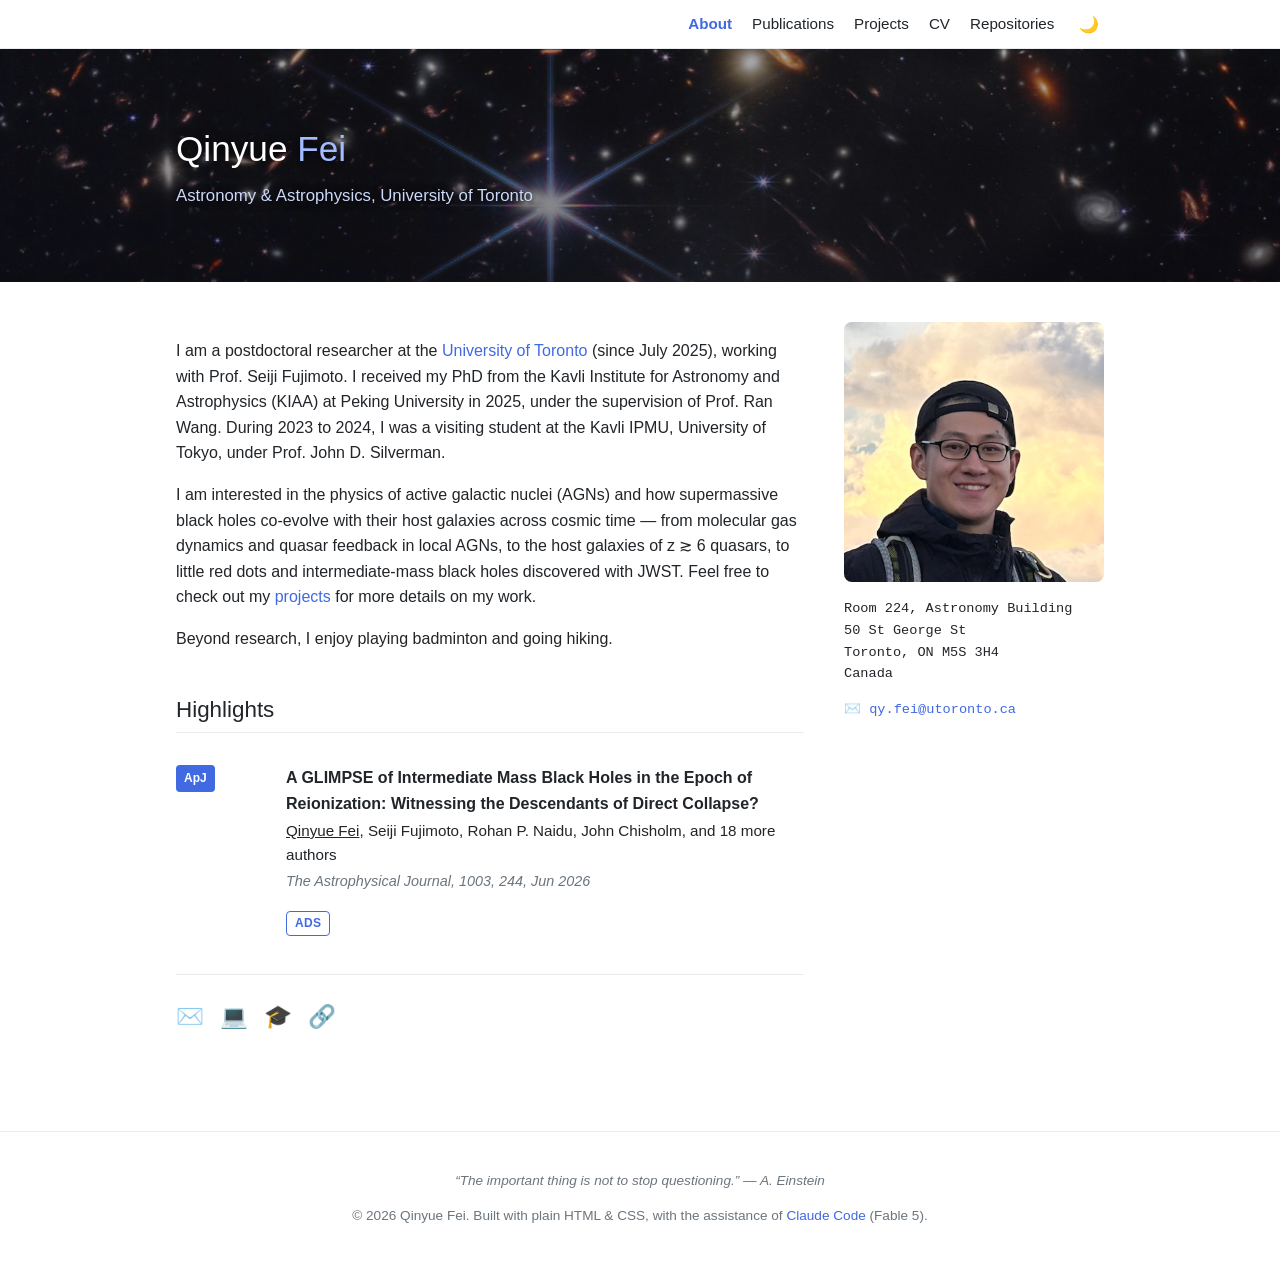
<file: index.html>
<!DOCTYPE html>
<html lang="en">
<head>
  <meta charset="UTF-8">
  <meta name="viewport" content="width=device-width, initial-scale=1.0">
  <title>Qinyue Fei</title>
  <meta name="description" content="Personal academic website of Qinyue Fei, University of Toronto.">
  <!-- Remove this line (and robots.txt) to let search engines index the site -->
  <meta name="robots" content="noindex">
  <link rel="stylesheet" href="assets/css/style.css">
  <script src="assets/js/theme.js"></script>
</head>
<body>

  <header>
    <nav class="nav">
      <a href="index.html" class="active">About</a>
      <a href="publications.html">Publications</a>
      <a href="projects.html">Projects</a>
      <a href="cv.html">CV</a>
      <a href="https://github.com/AstroQy" target="_blank" rel="noopener">Repositories</a>
      <button id="theme-toggle" title="Toggle light/dark theme" aria-label="Toggle theme">🌙</button>
    </nav>
  </header>

  <!-- Hero banner: JWST SMACS 0723 deep field (assets/img/hero.jpg) -->
  <div class="hero">
    <div class="hero-inner">
      <h1>Qinyue <span class="last-name">Fei</span></h1>
      <!-- TODO: confirm your exact department/institute name -->
      <p class="tagline">Astronomy &amp; Astrophysics, University of Toronto</p>
    </div>
  </div>

  <main>
    <div class="about-grid">
      <div class="about-text">
        <p>
          I am a postdoctoral researcher at the <a href="https://www.utoronto.ca/" target="_blank" rel="noopener">University
          of Toronto</a> (since July 2025), working with Prof. Seiji Fujimoto. I received my
          PhD from the Kavli Institute for Astronomy and Astrophysics (KIAA) at Peking
          University in 2025, under the supervision of Prof. Ran Wang. During 2023 to 2024,
          I was a visiting student at the Kavli IPMU, University of Tokyo, under
          Prof. John D. Silverman.
        </p>
        <p>
          <!-- TODO: refine this research-interest paragraph -->
          I am interested in the physics of active galactic nuclei (AGNs) and how
          supermassive black holes co-evolve with their host galaxies across cosmic time —
          from molecular gas dynamics and quasar feedback in local AGNs, to the host
          galaxies of z ≳ 6 quasars, to little red dots and intermediate-mass black holes
          discovered with JWST. Feel free to check out my
          <a href="projects.html">projects</a> for more details on my work.
        </p>
        <p>
          Beyond research, I enjoy playing badminton and going hiking.
        </p>

        <h2>Highlights</h2>
        <!-- A "selected publication" card, mirroring the reference site. Duplicate this
             block for each highlighted paper, or swap in a different paper. -->
        <div class="pub">
          <span class="abbr">ApJ</span>
          <div>
            <p class="title">A GLIMPSE of Intermediate Mass Black Holes in the Epoch of Reionization: Witnessing the Descendants of Direct Collapse?</p>
            <p class="authors"><span class="me">Qinyue Fei</span>, Seiji Fujimoto, Rohan P. Naidu, John Chisholm, and 18 more authors</p>
            <p class="venue">The Astrophysical Journal, 1003, 244, Jun 2026</p>
            <p class="links">
              <a href="https://scixplorer.org/abs/2026ApJ..1003..244F/abstract" target="_blank" rel="noopener">ADS</a>
            </p>
          </div>
        </div>

        <!-- Contact / social icon links. Replace # with your real links,
             or delete the ones you don't use. -->
        <p class="social">
          <a href="mailto:qy.fei@utoronto.ca" title="Email">✉️</a>
          <a href="https://github.com/AstroQy" title="GitHub" target="_blank" rel="noopener">💻</a>
          <a href="https://scholar.google.com/citations?user=YOUR_ID" title="Google Scholar" target="_blank" rel="noopener">🎓</a>
          <a href="https://www.linkedin.com/in/YOUR_ID" title="LinkedIn" target="_blank" rel="noopener">🔗</a>
        </p>
      </div>

      <aside class="profile-card">
        <img src="assets/img/profile.jpg" alt="Portrait of Qinyue Fei"
             onerror="this.style.display='none'">
        <p class="address">Room 224, Astronomy Building
50 St George St
Toronto, ON M5S 3H4
Canada</p>
        <p class="contact-email">✉️ <a href="mailto:qy.fei@utoronto.ca">qy.fei@utoronto.ca</a></p>
      </aside>
    </div>
  </main>

  <footer>
    <div class="footer-inner">
      <!-- Optional footer quote, like the reference site. Replace or delete. -->
      <p class="quote">“The important thing is not to stop questioning.” — A. Einstein</p>
      <p>© 2026 Qinyue Fei. Built with plain HTML &amp; CSS, with the assistance of
        <a href="https://claude.com/claude-code" target="_blank" rel="noopener">Claude Code</a> (Fable&nbsp;5).</p>
    </div>
  </footer>

</body>
</html>
</file>
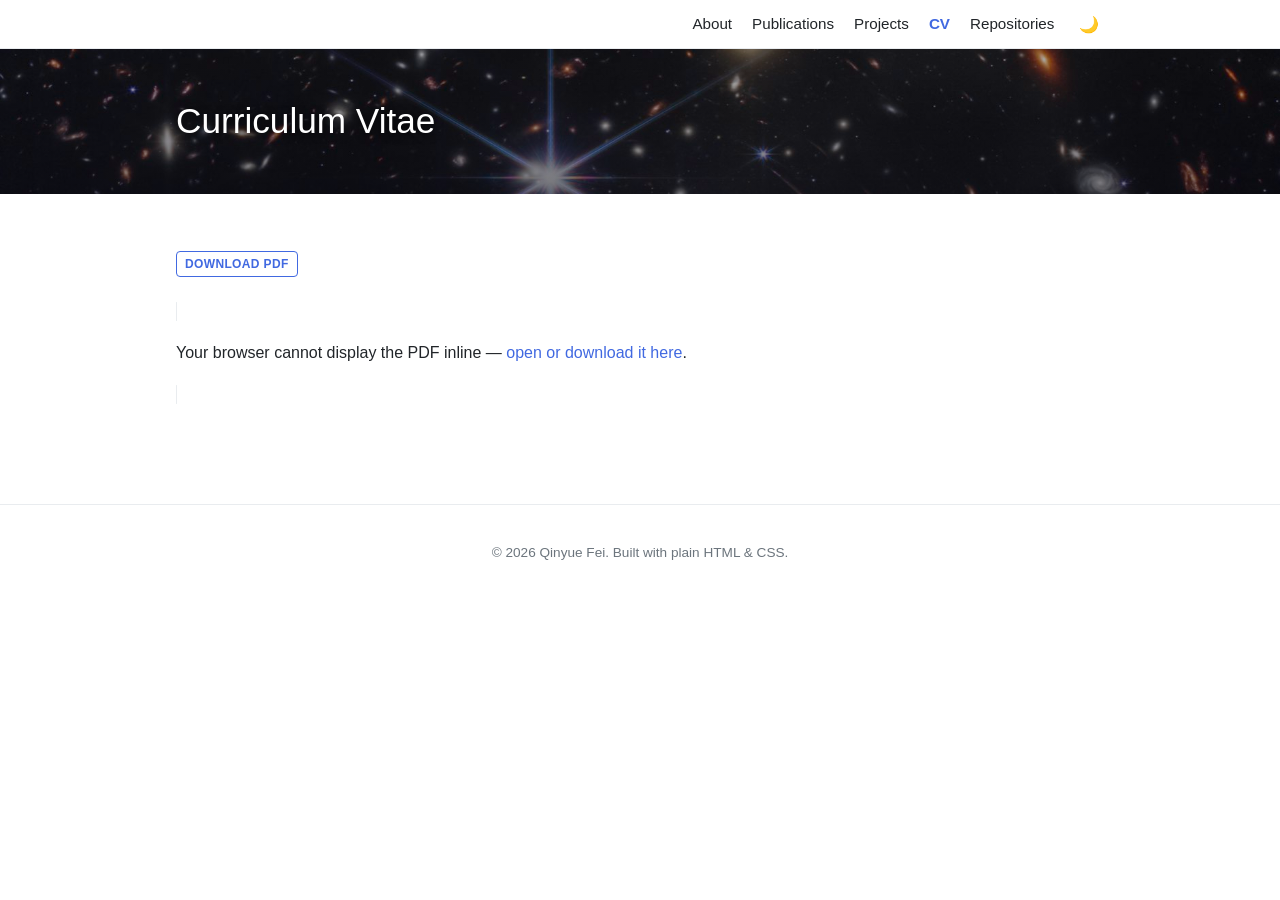
<file: cv.html>
<!DOCTYPE html>
<html lang="en">
<head>
  <meta charset="UTF-8">
  <meta name="viewport" content="width=device-width, initial-scale=1.0">
  <title>CV — Qinyue Fei</title>
  <!-- Remove this line (and robots.txt) to let search engines index the site -->
  <meta name="robots" content="noindex">
  <link rel="stylesheet" href="assets/css/style.css">
  <script src="assets/js/theme.js"></script>
</head>
<body>

  <header>
    <nav class="nav">
      <a href="index.html">About</a>
      <a href="publications.html">Publications</a>
      <a href="projects.html">Projects</a>
      <a href="cv.html" class="active">CV</a>
      <a href="https://github.com/AstroQy" target="_blank" rel="noopener">Repositories</a>
      <button id="theme-toggle" title="Toggle light/dark theme" aria-label="Toggle theme">🌙</button>
    </nav>
  </header>

  <div class="hero hero--slim">
    <div class="hero-inner">
      <h1>Curriculum Vitae</h1>
    </div>
  </div>

  <main>
    <!-- The PDF is compiled from cv-latex/main.tex; after recompiling, copy it here:
         cp cv-latex/main.pdf assets/cv.pdf -->
    <p><a class="btn" href="assets/cv.pdf" target="_blank" rel="noopener">Download PDF</a></p>

    <object class="cv-embed" data="assets/cv.pdf" type="application/pdf"
            aria-label="Curriculum Vitae of Qinyue Fei (PDF)">
      <p>Your browser cannot display the PDF inline —
        <a href="assets/cv.pdf" target="_blank" rel="noopener">open or download it here</a>.</p>
    </object>
  </main>

  <footer>
    <div class="footer-inner">
      <p>© 2026 Qinyue Fei. Built with plain HTML &amp; CSS.</p>
    </div>
  </footer>

</body>
</html>
</file>
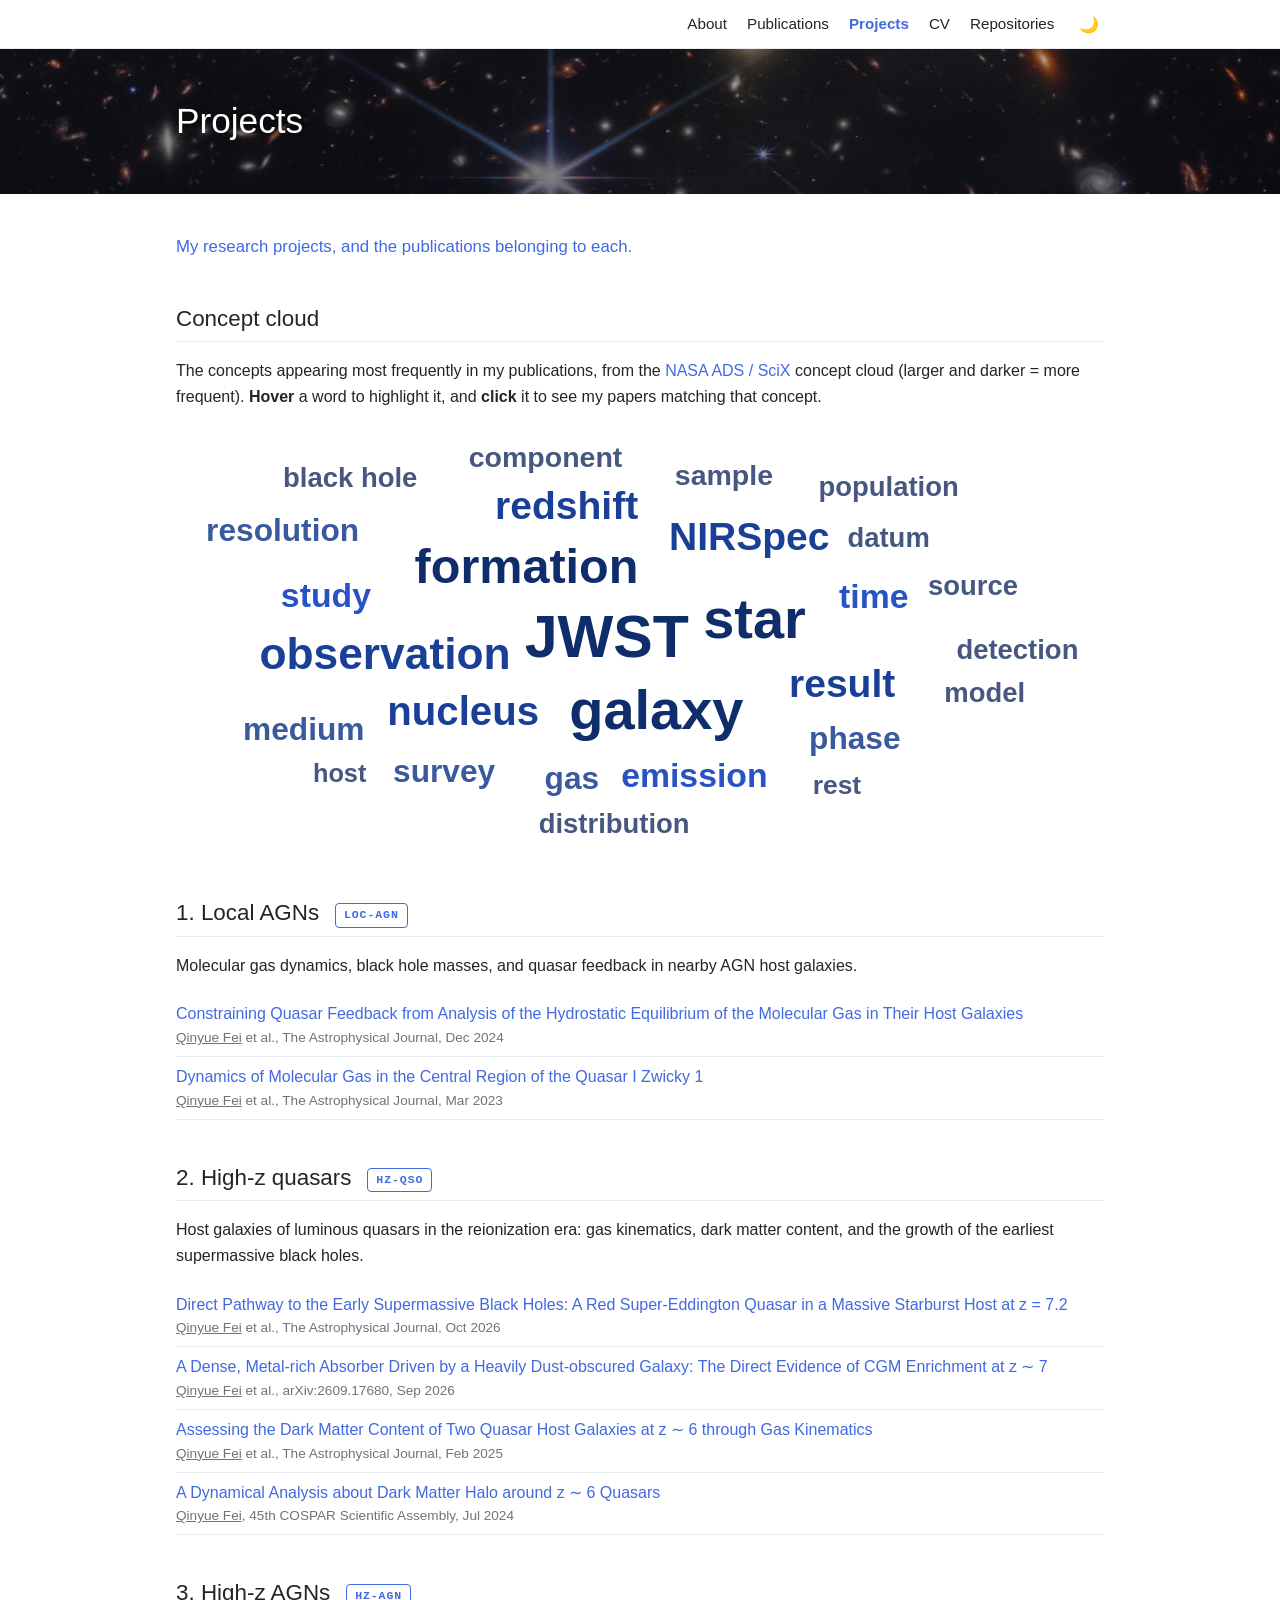
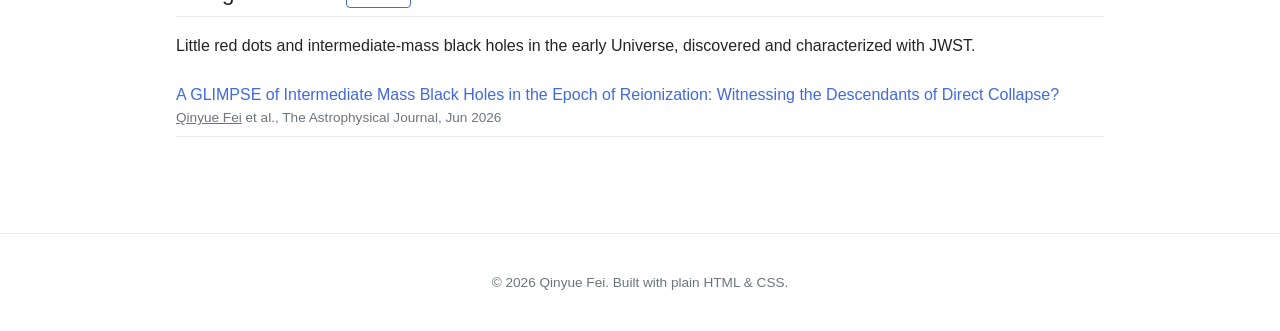
<file: projects.html>
<!DOCTYPE html>
<html lang="en">
<head>
  <meta charset="UTF-8">
  <meta name="viewport" content="width=device-width, initial-scale=1.0">
  <title>Projects — Qinyue Fei</title>
  <!-- Remove this line (and robots.txt) to let search engines index the site -->
  <meta name="robots" content="noindex">
  <link rel="stylesheet" href="assets/css/style.css">
  <script src="assets/js/theme.js"></script>
</head>
<body>

  <header>
    <nav class="nav">
      <a href="index.html">About</a>
      <a href="publications.html">Publications</a>
      <a href="projects.html" class="active">Projects</a>
      <a href="cv.html">CV</a>
      <a href="https://github.com/AstroQy" target="_blank" rel="noopener">Repositories</a>
      <button id="theme-toggle" title="Toggle light/dark theme" aria-label="Toggle theme">🌙</button>
    </nav>
  </header>

  <div class="hero hero--slim">
    <div class="hero-inner">
      <h1>Projects</h1>
    </div>
  </div>

  <main>
    <p class="tagline">My research projects, and the publications belonging to each.</p>

    <h2>Concept cloud</h2>
    <p>The concepts appearing most frequently in my publications, from the
      <a href="https://scixplorer.org/search?q=author%3A%22Fei%2C+Q%22+year%3A2022-2026" target="_blank" rel="noopener">NASA ADS / SciX</a>
      concept cloud (larger and darker = more frequent). <strong>Hover</strong> a word to
      highlight it, and <strong>click</strong> it to see my papers matching that concept.</p>

    <!-- Word positions and relative sizes exported from the SciX concept cloud
         (Sep 2026); colors adapt to the site theme via CSS variables. Each word
         links to an ADS abstract search for that concept within my papers. -->
    <svg class="concept-cloud" viewBox="92 60 879 407" xmlns="http://www.w3.org/2000/svg" role="img"
         aria-label="Interactive word cloud of noun concepts from my publications, dominated by JWST, galaxy, star, and formation">
      <a href="https://scixplorer.org/search?q=author%3A%22Fei%2C%20Q%22%20year%3A2022-2026%20abs%3A%22JWST%22&sort=date+desc" target="_blank" rel="noopener"><title>See my papers mentioning “JWST”</title><text class="cw1" x="500" y="280" font-size="56">JWST</text></a>
      <a href="https://scixplorer.org/search?q=author%3A%22Fei%2C%20Q%22%20year%3A2022-2026%20abs%3A%22galaxy%22&sort=date+desc" target="_blank" rel="noopener"><title>See my papers mentioning “galaxy”</title><text class="cw1" x="547" y="348" font-size="53">galaxy</text></a>
      <a href="https://scixplorer.org/search?q=author%3A%22Fei%2C%20Q%22%20year%3A2022-2026%20abs%3A%22star%22&sort=date+desc" target="_blank" rel="noopener"><title>See my papers mentioning “star”</title><text class="cw1" x="640" y="262" font-size="53">star</text></a>
      <a href="https://scixplorer.org/search?q=author%3A%22Fei%2C%20Q%22%20year%3A2022-2026%20abs%3A%22formation%22&sort=date+desc" target="_blank" rel="noopener"><title>See my papers mentioning “formation”</title><text class="cw1" x="424" y="210" font-size="46">formation</text></a>
      <a href="https://scixplorer.org/search?q=author%3A%22Fei%2C%20Q%22%20year%3A2022-2026%20abs%3A%22observation%22&sort=date+desc" target="_blank" rel="noopener"><title>See my papers mentioning “observation”</title><text class="cw2" x="290" y="291" font-size="42">observation</text></a>
      <a href="https://scixplorer.org/search?q=author%3A%22Fei%2C%20Q%22%20year%3A2022-2026%20abs%3A%22nucleus%22&sort=date+desc" target="_blank" rel="noopener"><title>See my papers mentioning “nucleus”</title><text class="cw2" x="364" y="344" font-size="38">nucleus</text></a>
      <a href="https://scixplorer.org/search?q=author%3A%22Fei%2C%20Q%22%20year%3A2022-2026%20abs%3A%22NIRSpec%22&sort=date+desc" target="_blank" rel="noopener"><title>See my papers mentioning “NIRSpec”</title><text class="cw2" x="635" y="178" font-size="37">NIRSpec</text></a>
      <a href="https://scixplorer.org/search?q=author%3A%22Fei%2C%20Q%22%20year%3A2022-2026%20abs%3A%22redshift%22&sort=date+desc" target="_blank" rel="noopener"><title>See my papers mentioning “redshift”</title><text class="cw2" x="462" y="149" font-size="37">redshift</text></a>
      <a href="https://scixplorer.org/search?q=author%3A%22Fei%2C%20Q%22%20year%3A2022-2026%20abs%3A%22result%22&sort=date+desc" target="_blank" rel="noopener"><title>See my papers mentioning “result”</title><text class="cw2" x="723" y="318" font-size="37">result</text></a>
      <a href="https://scixplorer.org/search?q=author%3A%22Fei%2C%20Q%22%20year%3A2022-2026%20abs%3A%22time%22&sort=date+desc" target="_blank" rel="noopener"><title>See my papers mentioning “time”</title><text class="cw3" x="753" y="233" font-size="32">time</text></a>
      <a href="https://scixplorer.org/search?q=author%3A%22Fei%2C%20Q%22%20year%3A2022-2026%20abs%3A%22study%22&sort=date+desc" target="_blank" rel="noopener"><title>See my papers mentioning “study”</title><text class="cw3" x="234" y="232" font-size="32">study</text></a>
      <a href="https://scixplorer.org/search?q=author%3A%22Fei%2C%20Q%22%20year%3A2022-2026%20abs%3A%22emission%22&sort=date+desc" target="_blank" rel="noopener"><title>See my papers mentioning “emission”</title><text class="cw3" x="583" y="403" font-size="32">emission</text></a>
      <a href="https://scixplorer.org/search?q=author%3A%22Fei%2C%20Q%22%20year%3A2022-2026%20abs%3A%22gas%22&sort=date+desc" target="_blank" rel="noopener"><title>See my papers mentioning “gas”</title><text class="cw4" x="467" y="405" font-size="30">gas</text></a>
      <a href="https://scixplorer.org/search?q=author%3A%22Fei%2C%20Q%22%20year%3A2022-2026%20abs%3A%22phase%22&sort=date+desc" target="_blank" rel="noopener"><title>See my papers mentioning “phase”</title><text class="cw4" x="735" y="367" font-size="30">phase</text></a>
      <a href="https://scixplorer.org/search?q=author%3A%22Fei%2C%20Q%22%20year%3A2022-2026%20abs%3A%22survey%22&sort=date+desc" target="_blank" rel="noopener"><title>See my papers mentioning “survey”</title><text class="cw4" x="346" y="398" font-size="30">survey</text></a>
      <a href="https://scixplorer.org/search?q=author%3A%22Fei%2C%20Q%22%20year%3A2022-2026%20abs%3A%22medium%22&sort=date+desc" target="_blank" rel="noopener"><title>See my papers mentioning “medium”</title><text class="cw4" x="213" y="358" font-size="30">medium</text></a>
      <a href="https://scixplorer.org/search?q=author%3A%22Fei%2C%20Q%22%20year%3A2022-2026%20abs%3A%22resolution%22&sort=date+desc" target="_blank" rel="noopener"><title>See my papers mentioning “resolution”</title><text class="cw4" x="193" y="170" font-size="30">resolution</text></a>
      <a href="https://scixplorer.org/search?q=author%3A%22Fei%2C%20Q%22%20year%3A2022-2026%20abs%3A%22sample%22&sort=date+desc" target="_blank" rel="noopener"><title>See my papers mentioning “sample”</title><text class="cw5" x="611" y="117" font-size="27">sample</text></a>
      <a href="https://scixplorer.org/search?q=author%3A%22Fei%2C%20Q%22%20year%3A2022-2026%20abs%3A%22component%22&sort=date+desc" target="_blank" rel="noopener"><title>See my papers mentioning “component”</title><text class="cw5" x="442" y="100" font-size="27">component</text></a>
      <a href="https://scixplorer.org/search?q=author%3A%22Fei%2C%20Q%22%20year%3A2022-2026%20abs%3A%22distribution%22&sort=date+desc" target="_blank" rel="noopener"><title>See my papers mentioning “distribution”</title><text class="cw5" x="507" y="446" font-size="26">distribution</text></a>
      <a href="https://scixplorer.org/search?q=author%3A%22Fei%2C%20Q%22%20year%3A2022-2026%20abs%3A%22datum%22&sort=date+desc" target="_blank" rel="noopener"><title>See my papers mentioning “datum”</title><text class="cw5" x="767" y="176" font-size="26">datum</text></a>
      <a href="https://scixplorer.org/search?q=author%3A%22Fei%2C%20Q%22%20year%3A2022-2026%20abs%3A%22source%22&sort=date+desc" target="_blank" rel="noopener"><title>See my papers mentioning “source”</title><text class="cw5" x="847" y="221" font-size="26">source</text></a>
      <a href="https://scixplorer.org/search?q=author%3A%22Fei%2C%20Q%22%20year%3A2022-2026%20abs%3A%22detection%22&sort=date+desc" target="_blank" rel="noopener"><title>See my papers mentioning “detection”</title><text class="cw5" x="889" y="282" font-size="26">detection</text></a>
      <a href="https://scixplorer.org/search?q=author%3A%22Fei%2C%20Q%22%20year%3A2022-2026%20abs%3A%22black%20hole%22&sort=date+desc" target="_blank" rel="noopener"><title>See my papers mentioning “black hole”</title><text class="cw5" x="257" y="119" font-size="26">black hole</text></a>
      <a href="https://scixplorer.org/search?q=author%3A%22Fei%2C%20Q%22%20year%3A2022-2026%20abs%3A%22population%22&sort=date+desc" target="_blank" rel="noopener"><title>See my papers mentioning “population”</title><text class="cw5" x="767" y="127" font-size="26">population</text></a>
      <a href="https://scixplorer.org/search?q=author%3A%22Fei%2C%20Q%22%20year%3A2022-2026%20abs%3A%22model%22&sort=date+desc" target="_blank" rel="noopener"><title>See my papers mentioning “model”</title><text class="cw5" x="858" y="322" font-size="26">model</text></a>
      <a href="https://scixplorer.org/search?q=author%3A%22Fei%2C%20Q%22%20year%3A2022-2026%20abs%3A%22rest%22&sort=date+desc" target="_blank" rel="noopener"><title>See my papers mentioning “rest”</title><text class="cw5" x="718" y="410" font-size="25">rest</text></a>
      <a href="https://scixplorer.org/search?q=author%3A%22Fei%2C%20Q%22%20year%3A2022-2026%20abs%3A%22host%22&sort=date+desc" target="_blank" rel="noopener"><title>See my papers mentioning “host”</title><text class="cw5" x="247" y="398" font-size="24">host</text></a>
    </svg>

    <!-- ================= Project group 1 ================= -->
    <h2>1. Local AGNs <span class="ticker">LOC-AGN</span></h2>
    <p>Molecular gas dynamics, black hole masses, and quasar feedback in nearby
      AGN host galaxies. <!-- TODO: refine this description --></p>

    <ol class="pub-list" reversed>
      <li><a href="https://scixplorer.org/abs/2024ApJ...976..201F/abstract" target="_blank" rel="noopener">Constraining Quasar Feedback from Analysis of the Hydrostatic Equilibrium of the Molecular Gas in Their Host Galaxies</a>
        <div class="meta"><span class="me">Qinyue Fei</span> et al., The Astrophysical Journal, Dec 2024</div></li>
      <li><a href="https://scixplorer.org/abs/2023ApJ...946...45F/abstract" target="_blank" rel="noopener">Dynamics of Molecular Gas in the Central Region of the Quasar I Zwicky 1</a>
        <div class="meta"><span class="me">Qinyue Fei</span> et al., The Astrophysical Journal, Mar 2023</div></li>
    </ol>

    <!-- ================= Project group 2 ================= -->
    <h2>2. High-z quasars <span class="ticker">HZ-QSO</span></h2>
    <p>Host galaxies of luminous quasars in the reionization era: gas kinematics,
      dark matter content, and the growth of the earliest supermassive black holes.
      <!-- TODO: refine this description --></p>

    <ol class="pub-list" reversed>
      <li><a href="https://scixplorer.org/abs/2026ApJ..1010...86F/abstract" target="_blank" rel="noopener">Direct Pathway to the Early Supermassive Black Holes: A Red Super-Eddington Quasar in a Massive Starburst Host at z = 7.2</a>
        <div class="meta"><span class="me">Qinyue Fei</span> et al., The Astrophysical Journal, Oct 2026</div></li>
      <li><a href="https://scixplorer.org/abs/2026arXiv260917680F/abstract" target="_blank" rel="noopener">A Dense, Metal-rich Absorber Driven by a Heavily Dust-obscured Galaxy: The Direct Evidence of CGM Enrichment at z ∼ 7</a>
        <div class="meta"><span class="me">Qinyue Fei</span> et al., arXiv:2609.17680, Sep 2026</div></li>
      <li><a href="https://scixplorer.org/abs/2025ApJ...980...84F/abstract" target="_blank" rel="noopener">Assessing the Dark Matter Content of Two Quasar Host Galaxies at z ∼ 6 through Gas Kinematics</a>
        <div class="meta"><span class="me">Qinyue Fei</span> et al., The Astrophysical Journal, Feb 2025</div></li>
      <li><a href="https://scixplorer.org/abs/2024cosp...45.1442F/abstract" target="_blank" rel="noopener">A Dynamical Analysis about Dark Matter Halo around z ∼ 6 Quasars</a>
        <div class="meta"><span class="me">Qinyue Fei</span>, 45th COSPAR Scientific Assembly, Jul 2024</div></li>
    </ol>

    <!-- ================= Project group 3 ================= -->
    <h2>3. High-z AGNs <span class="ticker">HZ-AGN</span></h2>
    <p>Little red dots and intermediate-mass black holes in the early Universe,
      discovered and characterized with JWST. <!-- TODO: refine this description --></p>

    <ol class="pub-list" reversed>
      <li><a href="https://scixplorer.org/abs/2026ApJ..1003..244F/abstract" target="_blank" rel="noopener">A GLIMPSE of Intermediate Mass Black Holes in the Epoch of Reionization: Witnessing the Descendants of Direct Collapse?</a>
        <div class="meta"><span class="me">Qinyue Fei</span> et al., The Astrophysical Journal, Jun 2026</div></li>
    </ol>
  </main>

  <footer>
    <div class="footer-inner">
      <p>© 2026 Qinyue Fei. Built with plain HTML &amp; CSS.</p>
    </div>
  </footer>

</body>
</html>
</file>
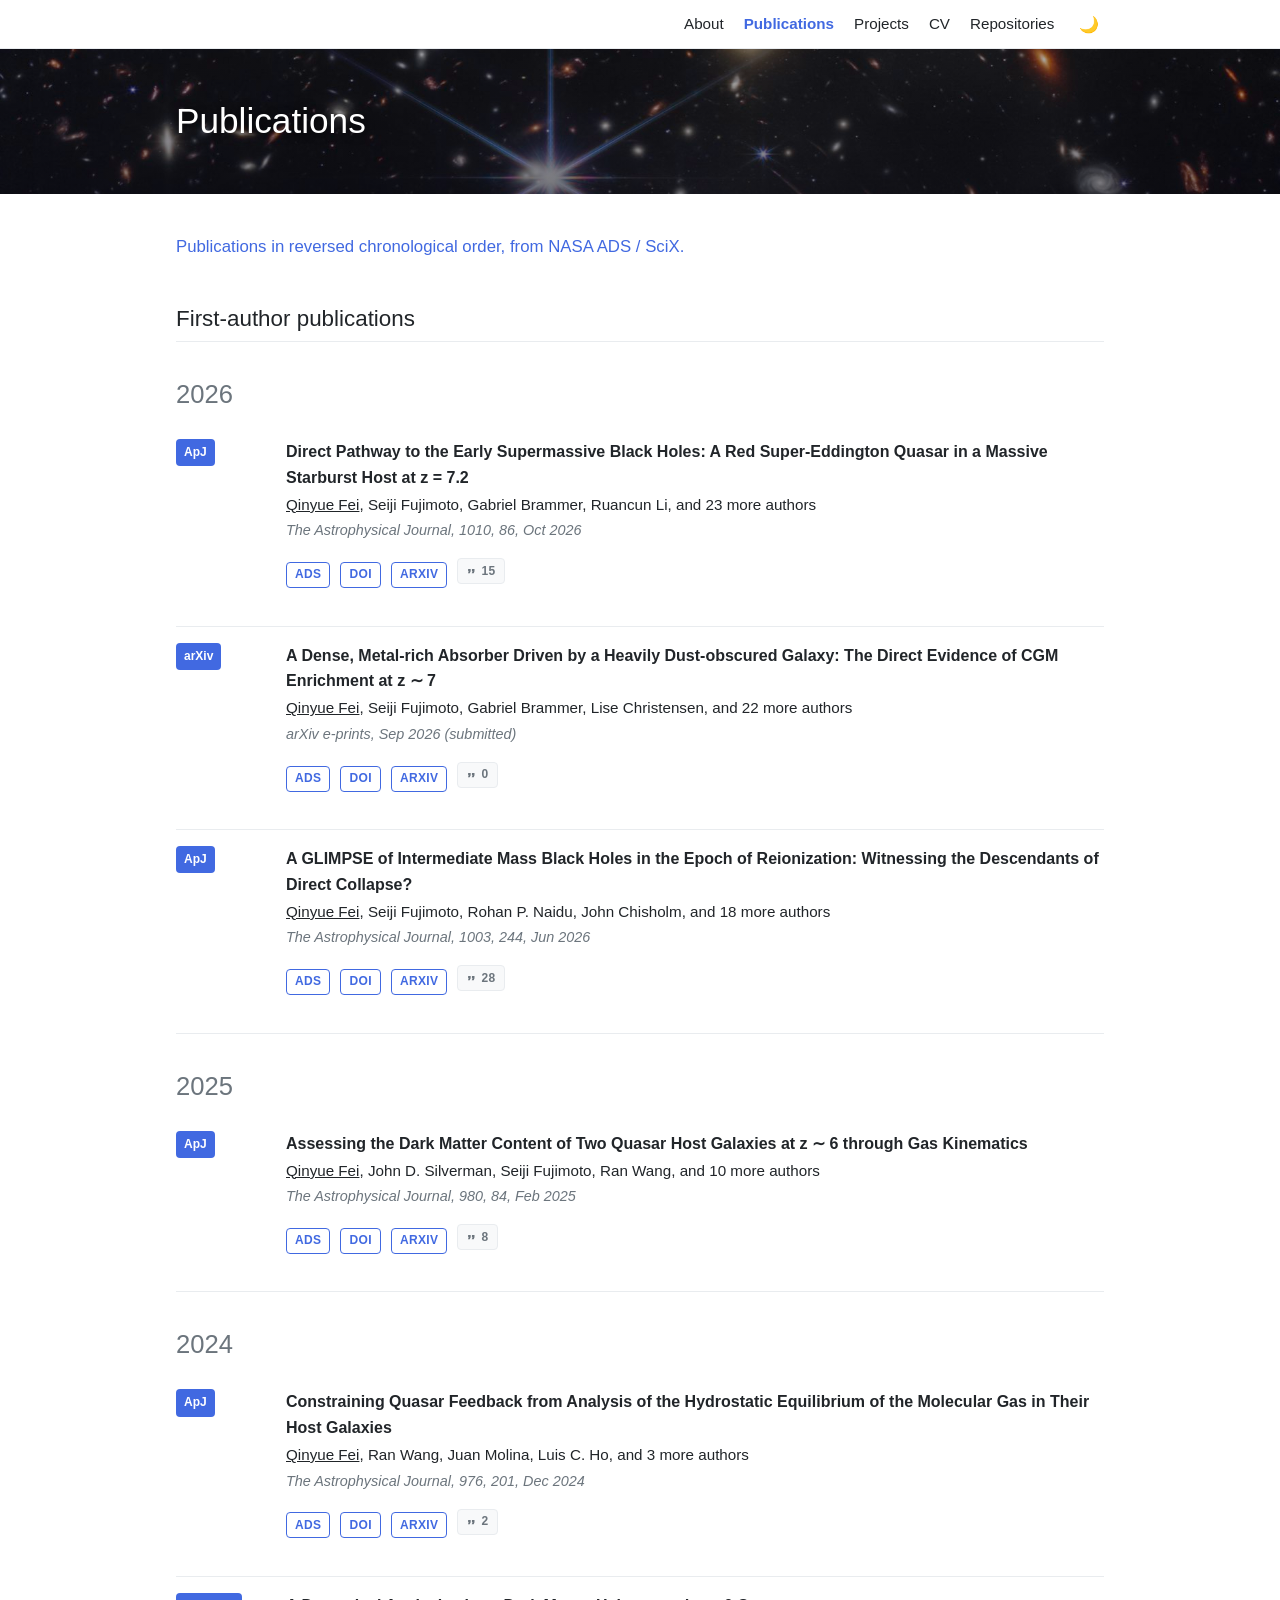
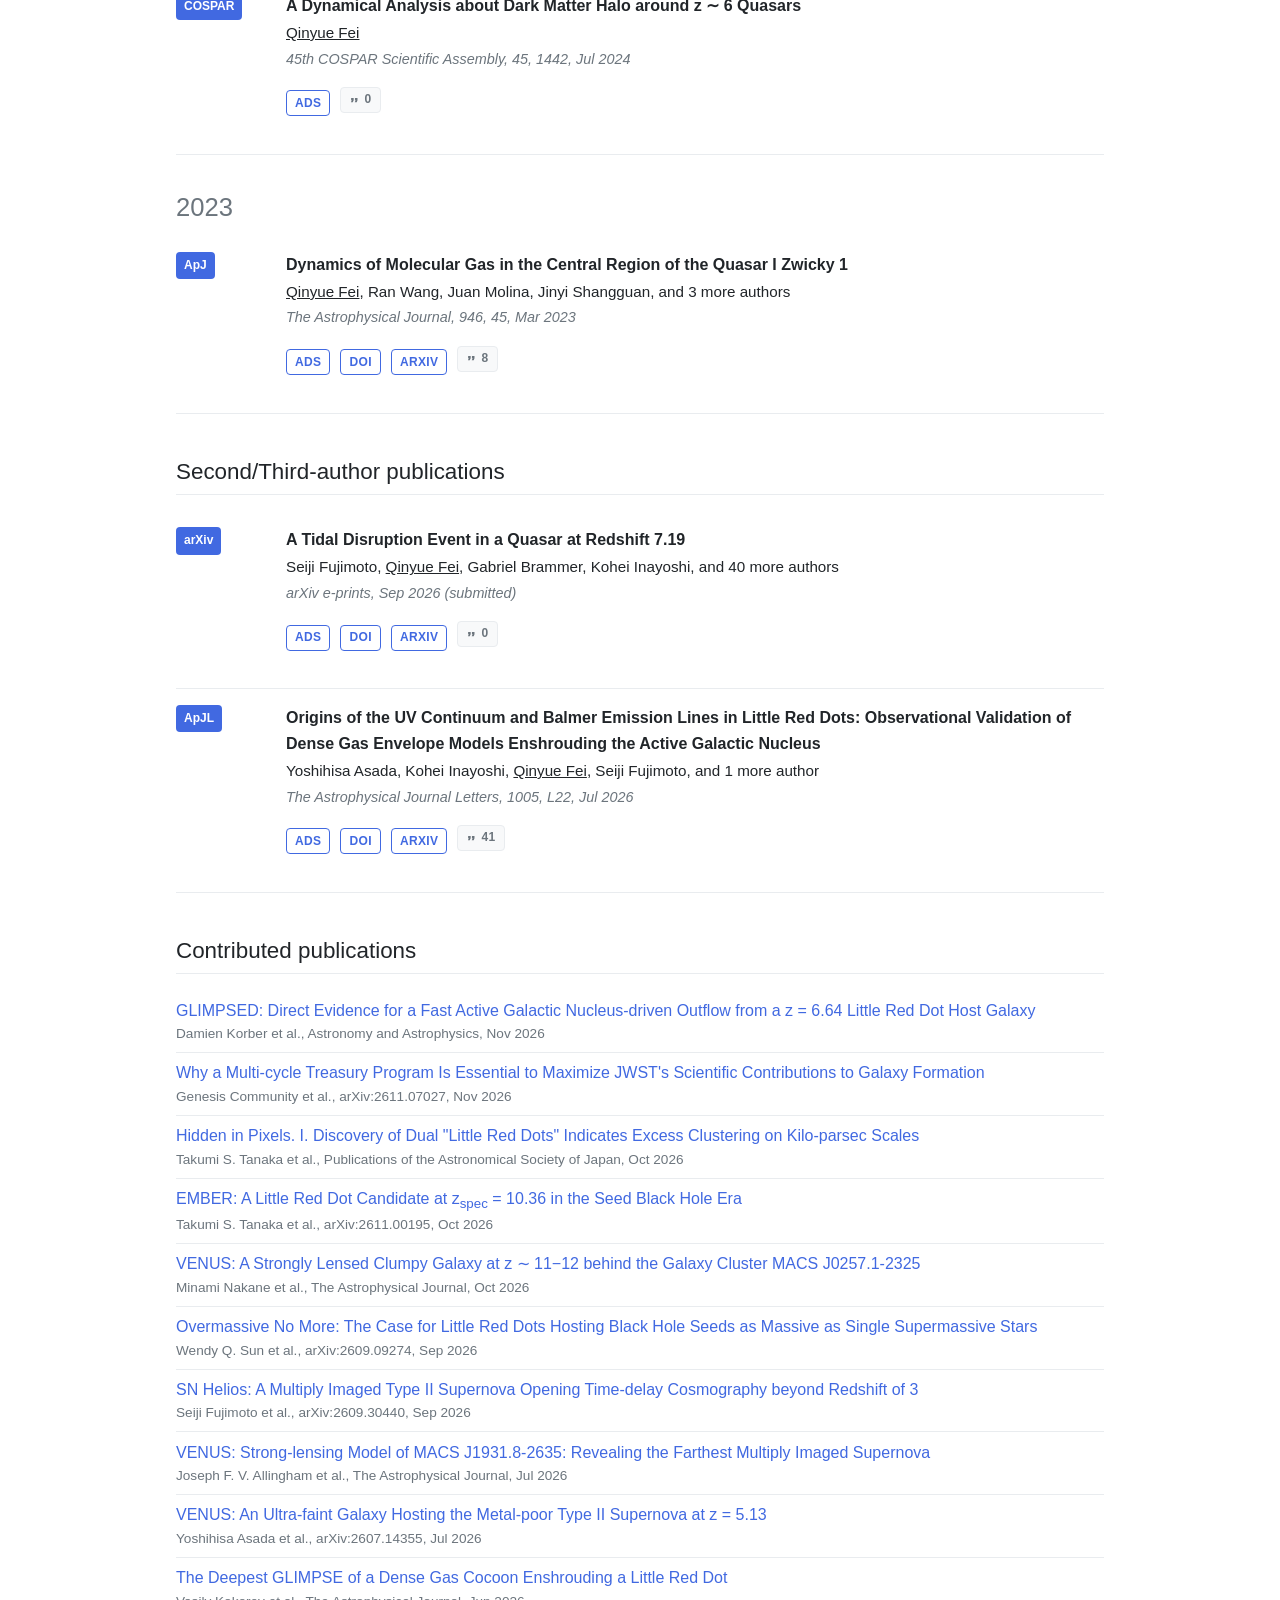
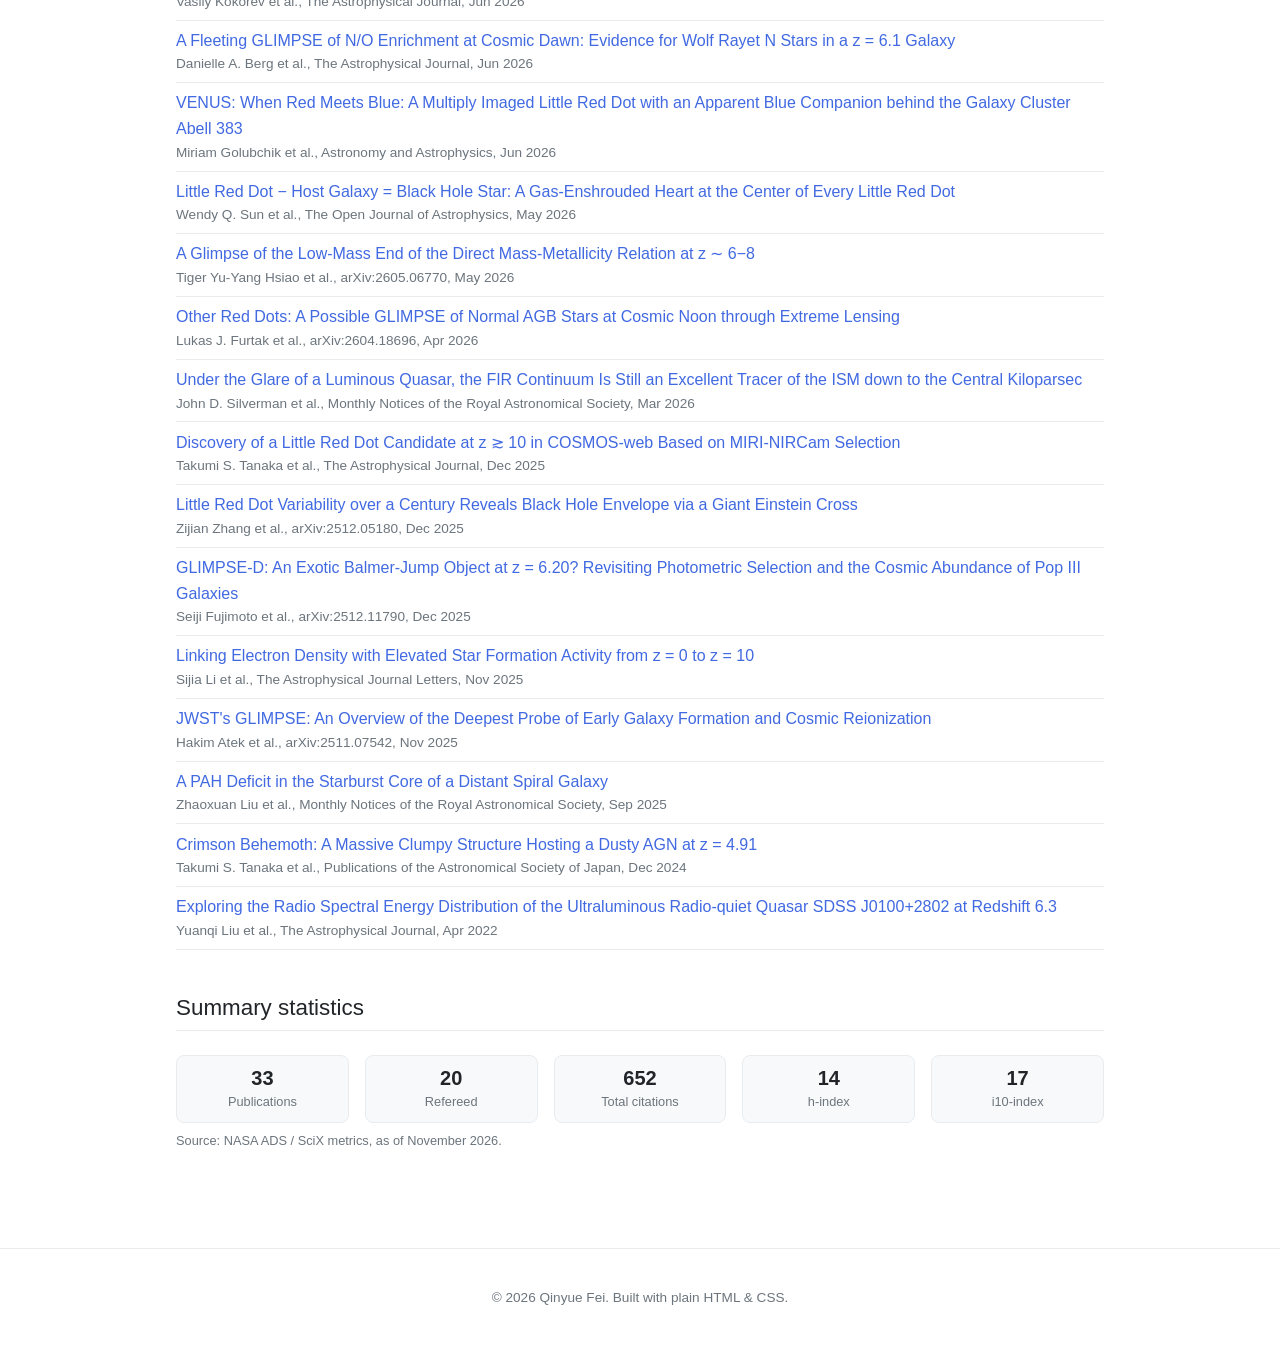
<file: publications.html>
<!DOCTYPE html>
<html lang="en">
<head>
  <meta charset="UTF-8">
  <meta name="viewport" content="width=device-width, initial-scale=1.0">
  <title>Publications — Qinyue Fei</title>
  <!-- Remove this line (and robots.txt) to let search engines index the site -->
  <meta name="robots" content="noindex">
  <link rel="stylesheet" href="assets/css/style.css">
  <script src="assets/js/theme.js"></script>
</head>
<body>

  <header>
    <nav class="nav">
      <a href="index.html">About</a>
      <a href="publications.html" class="active">Publications</a>
      <a href="projects.html">Projects</a>
      <a href="cv.html">CV</a>
      <a href="https://github.com/AstroQy" target="_blank" rel="noopener">Repositories</a>
      <button id="theme-toggle" title="Toggle light/dark theme" aria-label="Toggle theme">🌙</button>
    </nav>
  </header>

  <div class="hero hero--slim">
    <div class="hero-inner">
      <h1>Publications</h1>
    </div>
  </div>

  <main>
    <p class="tagline">Publications in reversed chronological order, from
      <a href="https://scixplorer.org/search?q=author%3A%22Fei%2C+Q%22+year%3A2022-2026" target="_blank" rel="noopener">NASA ADS / SciX</a>.
    </p>

    <!-- ================= First-author publications ================= -->
    <h2>First-author publications</h2>

    <div class="year-label">2026</div>

    <div class="pub">
      <span class="abbr">ApJ</span>
      <div>
        <p class="title">Direct Pathway to the Early Supermassive Black Holes: A Red Super-Eddington Quasar in a Massive Starburst Host at z = 7.2</p>
        <p class="authors"><span class="me">Qinyue Fei</span>, Seiji Fujimoto, Gabriel Brammer, Ruancun Li, and 23 more authors</p>
        <p class="venue">The Astrophysical Journal, 1010, 86, Oct 2026</p>
        <p class="links">
          <a href="https://scixplorer.org/abs/2026ApJ..1010...86F/abstract" target="_blank" rel="noopener">ADS</a>
          <a href="https://doi.org/10.3847/1538-4357/aea07b" target="_blank" rel="noopener">DOI</a>
          <a href="https://arxiv.org/abs/2602.12325" target="_blank" rel="noopener">arXiv</a>
          <span class="cite-badge" title="Cited 15 times (NASA ADS, Nov 2026)"><svg viewBox="0 0 24 24" aria-hidden="true"><path d="M7.2 17H4.5L6.6 12.6H5V7h6v5.4L8.9 17H7.2zm9 0h-2.7l2.1-4.4H14V7h6v5.4L18.2 17h-2z"/></svg>15</span>
        </p>
      </div>
    </div>

    <div class="pub">
      <span class="abbr">arXiv</span>
      <div>
        <p class="title">A Dense, Metal-rich Absorber Driven by a Heavily Dust-obscured Galaxy: The Direct Evidence of CGM Enrichment at z ∼ 7</p>
        <p class="authors"><span class="me">Qinyue Fei</span>, Seiji Fujimoto, Gabriel Brammer, Lise Christensen, and 22 more authors</p>
        <p class="venue">arXiv e-prints, Sep 2026 (submitted)</p>
        <p class="links">
          <a href="https://scixplorer.org/abs/2026arXiv260917680F/abstract" target="_blank" rel="noopener">ADS</a>
          <a href="https://doi.org/10.48550/arXiv.2609.17680" target="_blank" rel="noopener">DOI</a>
          <a href="https://arxiv.org/abs/2609.17680" target="_blank" rel="noopener">arXiv</a>
          <span class="cite-badge" title="Cited 0 times (NASA ADS, Nov 2026)"><svg viewBox="0 0 24 24" aria-hidden="true"><path d="M7.2 17H4.5L6.6 12.6H5V7h6v5.4L8.9 17H7.2zm9 0h-2.7l2.1-4.4H14V7h6v5.4L18.2 17h-2z"/></svg>0</span>
        </p>
      </div>
    </div>

    <div class="pub">
      <span class="abbr">ApJ</span>
      <div>
        <p class="title">A GLIMPSE of Intermediate Mass Black Holes in the Epoch of Reionization: Witnessing the Descendants of Direct Collapse?</p>
        <p class="authors"><span class="me">Qinyue Fei</span>, Seiji Fujimoto, Rohan P. Naidu, John Chisholm, and 18 more authors</p>
        <p class="venue">The Astrophysical Journal, 1003, 244, Jun 2026</p>
        <p class="links">
          <a href="https://scixplorer.org/abs/2026ApJ..1003..244F/abstract" target="_blank" rel="noopener">ADS</a>
          <a href="https://doi.org/10.3847/1538-4357/ae6248" target="_blank" rel="noopener">DOI</a>
          <a href="https://arxiv.org/abs/2509.20452" target="_blank" rel="noopener">arXiv</a>
          <span class="cite-badge" title="Cited 28 times (NASA ADS, Nov 2026)"><svg viewBox="0 0 24 24" aria-hidden="true"><path d="M7.2 17H4.5L6.6 12.6H5V7h6v5.4L8.9 17H7.2zm9 0h-2.7l2.1-4.4H14V7h6v5.4L18.2 17h-2z"/></svg>28</span>
        </p>
      </div>
    </div>


    <div class="year-label">2025</div>

    <div class="pub">
      <span class="abbr">ApJ</span>
      <div>
        <p class="title">Assessing the Dark Matter Content of Two Quasar Host Galaxies at z ∼ 6 through Gas Kinematics</p>
        <p class="authors"><span class="me">Qinyue Fei</span>, John D. Silverman, Seiji Fujimoto, Ran Wang, and 10 more authors</p>
        <p class="venue">The Astrophysical Journal, 980, 84, Feb 2025</p>
        <p class="links">
          <a href="https://scixplorer.org/abs/2025ApJ...980...84F/abstract" target="_blank" rel="noopener">ADS</a>
          <a href="https://doi.org/10.3847/1538-4357/ada145" target="_blank" rel="noopener">DOI</a>
          <a href="https://arxiv.org/abs/2501.09077" target="_blank" rel="noopener">arXiv</a>
          <span class="cite-badge" title="Cited 8 times (NASA ADS, Nov 2026)"><svg viewBox="0 0 24 24" aria-hidden="true"><path d="M7.2 17H4.5L6.6 12.6H5V7h6v5.4L8.9 17H7.2zm9 0h-2.7l2.1-4.4H14V7h6v5.4L18.2 17h-2z"/></svg>8</span>
        </p>
      </div>
    </div>

    <div class="year-label">2024</div>

    <div class="pub">
      <span class="abbr">ApJ</span>
      <div>
        <p class="title">Constraining Quasar Feedback from Analysis of the Hydrostatic Equilibrium of the Molecular Gas in Their Host Galaxies</p>
        <p class="authors"><span class="me">Qinyue Fei</span>, Ran Wang, Juan Molina, Luis C. Ho, and 3 more authors</p>
        <p class="venue">The Astrophysical Journal, 976, 201, Dec 2024</p>
        <p class="links">
          <a href="https://scixplorer.org/abs/2024ApJ...976..201F/abstract" target="_blank" rel="noopener">ADS</a>
          <a href="https://doi.org/10.3847/1538-4357/ad7e26" target="_blank" rel="noopener">DOI</a>
          <a href="https://arxiv.org/abs/2409.15611" target="_blank" rel="noopener">arXiv</a>
          <span class="cite-badge" title="Cited 2 times (NASA ADS, Nov 2026)"><svg viewBox="0 0 24 24" aria-hidden="true"><path d="M7.2 17H4.5L6.6 12.6H5V7h6v5.4L8.9 17H7.2zm9 0h-2.7l2.1-4.4H14V7h6v5.4L18.2 17h-2z"/></svg>2</span>
        </p>
      </div>
    </div>

    <div class="pub">
      <span class="abbr">COSPAR</span>
      <div>
        <p class="title">A Dynamical Analysis about Dark Matter Halo around z ∼ 6 Quasars</p>
        <p class="authors"><span class="me">Qinyue Fei</span></p>
        <p class="venue">45th COSPAR Scientific Assembly, 45, 1442, Jul 2024</p>
        <p class="links">
          <a href="https://scixplorer.org/abs/2024cosp...45.1442F/abstract" target="_blank" rel="noopener">ADS</a>
          <span class="cite-badge" title="Cited 0 times (NASA ADS, Nov 2026)"><svg viewBox="0 0 24 24" aria-hidden="true"><path d="M7.2 17H4.5L6.6 12.6H5V7h6v5.4L8.9 17H7.2zm9 0h-2.7l2.1-4.4H14V7h6v5.4L18.2 17h-2z"/></svg>0</span>
        </p>
      </div>
    </div>

    <div class="year-label">2023</div>

    <div class="pub">
      <span class="abbr">ApJ</span>
      <div>
        <p class="title">Dynamics of Molecular Gas in the Central Region of the Quasar I Zwicky 1</p>
        <p class="authors"><span class="me">Qinyue Fei</span>, Ran Wang, Juan Molina, Jinyi Shangguan, and 3 more authors</p>
        <p class="venue">The Astrophysical Journal, 946, 45, Mar 2023</p>
        <p class="links">
          <a href="https://scixplorer.org/abs/2023ApJ...946...45F/abstract" target="_blank" rel="noopener">ADS</a>
          <a href="https://doi.org/10.3847/1538-4357/acbb05" target="_blank" rel="noopener">DOI</a>
          <a href="https://arxiv.org/abs/2302.04003" target="_blank" rel="noopener">arXiv</a>
          <span class="cite-badge" title="Cited 8 times (NASA ADS, Nov 2026)"><svg viewBox="0 0 24 24" aria-hidden="true"><path d="M7.2 17H4.5L6.6 12.6H5V7h6v5.4L8.9 17H7.2zm9 0h-2.7l2.1-4.4H14V7h6v5.4L18.2 17h-2z"/></svg>8</span>
        </p>
      </div>
    </div>

    <!-- ================= Second- & third-author publications ================= -->
    <h2>Second/Third-author publications</h2>

    <div class="pub">
      <span class="abbr">arXiv</span>
      <div>
        <p class="title">A Tidal Disruption Event in a Quasar at Redshift 7.19</p>
        <p class="authors">Seiji Fujimoto, <span class="me">Qinyue Fei</span>, Gabriel Brammer, Kohei Inayoshi, and 40 more authors</p>
        <p class="venue">arXiv e-prints, Sep 2026 (submitted)</p>
        <p class="links">
          <a href="https://scixplorer.org/abs/2026arXiv260930441F/abstract" target="_blank" rel="noopener">ADS</a>
          <a href="https://doi.org/10.48550/arXiv.2609.30441" target="_blank" rel="noopener">DOI</a>
          <a href="https://arxiv.org/abs/2609.30441" target="_blank" rel="noopener">arXiv</a>
          <span class="cite-badge" title="Cited 0 times (NASA ADS, Nov 2026)"><svg viewBox="0 0 24 24" aria-hidden="true"><path d="M7.2 17H4.5L6.6 12.6H5V7h6v5.4L8.9 17H7.2zm9 0h-2.7l2.1-4.4H14V7h6v5.4L18.2 17h-2z"/></svg>0</span>
        </p>
      </div>
    </div>

    <div class="pub">
      <span class="abbr">ApJL</span>
      <div>
        <p class="title">Origins of the UV Continuum and Balmer Emission Lines in Little Red Dots: Observational Validation of Dense Gas Envelope Models Enshrouding the Active Galactic Nucleus</p>
        <p class="authors">Yoshihisa Asada, Kohei Inayoshi, <span class="me">Qinyue Fei</span>, Seiji Fujimoto, and 1 more author</p>
        <p class="venue">The Astrophysical Journal Letters, 1005, L22, Jul 2026</p>
        <p class="links">
          <a href="https://scixplorer.org/abs/2026ApJ..1005L..22A/abstract" target="_blank" rel="noopener">ADS</a>
          <a href="https://doi.org/10.3847/2041-8213/ae7d0a" target="_blank" rel="noopener">DOI</a>
          <a href="https://arxiv.org/abs/2601.10573" target="_blank" rel="noopener">arXiv</a>
          <span class="cite-badge" title="Cited 41 times (NASA ADS, Nov 2026; published + arXiv records)"><svg viewBox="0 0 24 24" aria-hidden="true"><path d="M7.2 17H4.5L6.6 12.6H5V7h6v5.4L8.9 17H7.2zm9 0h-2.7l2.1-4.4H14V7h6v5.4L18.2 17h-2z"/></svg>41</span>
        </p>
      </div>
    </div>

    <!-- ================= Co-authored publications ================= -->
    <h2>Contributed publications</h2>

    <ol class="pub-list" reversed>
      <li><a href="https://scixplorer.org/abs/2026A%26A...715A..57K/abstract" target="_blank" rel="noopener">GLIMPSED: Direct Evidence for a Fast Active Galactic Nucleus-driven Outflow from a z = 6.64 Little Red Dot Host Galaxy</a>
        <div class="meta">Damien Korber et al., Astronomy and Astrophysics, Nov 2026</div></li>
      <li><a href="https://scixplorer.org/abs/2026arXiv261107027C/abstract" target="_blank" rel="noopener">Why a Multi-cycle Treasury Program Is Essential to Maximize JWST's Scientific Contributions to Galaxy Formation</a>
        <div class="meta">Genesis Community et al., arXiv:2611.07027, Nov 2026</div></li>
      <li><a href="https://scixplorer.org/abs/2026PASJ...78.1684T/abstract" target="_blank" rel="noopener">Hidden in Pixels. I. Discovery of Dual "Little Red Dots" Indicates Excess Clustering on Kilo-parsec Scales</a>
        <div class="meta">Takumi S. Tanaka et al., Publications of the Astronomical Society of Japan, Oct 2026</div></li>
      <li><a href="https://scixplorer.org/abs/2026arXiv261100195T/abstract" target="_blank" rel="noopener">EMBER: A Little Red Dot Candidate at z<sub>spec</sub> = 10.36 in the Seed Black Hole Era</a>
        <div class="meta">Takumi S. Tanaka et al., arXiv:2611.00195, Oct 2026</div></li>
      <li><a href="https://scixplorer.org/abs/2026ApJ..1010..237N/abstract" target="_blank" rel="noopener">VENUS: A Strongly Lensed Clumpy Galaxy at z ∼ 11−12 behind the Galaxy Cluster MACS J0257.1-2325</a>
        <div class="meta">Minami Nakane et al., The Astrophysical Journal, Oct 2026</div></li>
      <li><a href="https://scixplorer.org/abs/2026arXiv260909274S/abstract" target="_blank" rel="noopener">Overmassive No More: The Case for Little Red Dots Hosting Black Hole Seeds as Massive as Single Supermassive Stars</a>
        <div class="meta">Wendy Q. Sun et al., arXiv:2609.09274, Sep 2026</div></li>
      <li><a href="https://scixplorer.org/abs/2026arXiv260930440F/abstract" target="_blank" rel="noopener">SN Helios: A Multiply Imaged Type II Supernova Opening Time-delay Cosmography beyond Redshift of 3</a>
        <div class="meta">Seiji Fujimoto et al., arXiv:2609.30440, Sep 2026</div></li>
      <li><a href="https://scixplorer.org/abs/2026ApJ..1005..215A/abstract" target="_blank" rel="noopener">VENUS: Strong-lensing Model of MACS J1931.8-2635: Revealing the Farthest Multiply Imaged Supernova</a>
        <div class="meta">Joseph F. V. Allingham et al., The Astrophysical Journal, Jul 2026</div></li>
      <li><a href="https://scixplorer.org/abs/2026arXiv260714355A/abstract" target="_blank" rel="noopener">VENUS: An Ultra-faint Galaxy Hosting the Metal-poor Type II Supernova at z = 5.13</a>
        <div class="meta">Yoshihisa Asada et al., arXiv:2607.14355, Jul 2026</div></li>
      <li><a href="https://scixplorer.org/abs/2026ApJ..1004..153K/abstract" target="_blank" rel="noopener">The Deepest GLIMPSE of a Dense Gas Cocoon Enshrouding a Little Red Dot</a>
        <div class="meta">Vasily Kokorev et al., The Astrophysical Journal, Jun 2026</div></li>
      <li><a href="https://scixplorer.org/abs/2026ApJ..1003..112B/abstract" target="_blank" rel="noopener">A Fleeting GLIMPSE of N/O Enrichment at Cosmic Dawn: Evidence for Wolf Rayet N Stars in a z = 6.1 Galaxy</a>
        <div class="meta">Danielle A. Berg et al., The Astrophysical Journal, Jun 2026</div></li>
      <li><a href="https://scixplorer.org/abs/2026A%26A...710A.226G/abstract" target="_blank" rel="noopener">VENUS: When Red Meets Blue: A Multiply Imaged Little Red Dot with an Apparent Blue Companion behind the Galaxy Cluster Abell 383</a>
        <div class="meta">Miriam Golubchik et al., Astronomy and Astrophysics, Jun 2026</div></li>
      <li><a href="https://scixplorer.org/abs/2026OJAp....962505S/abstract" target="_blank" rel="noopener">Little Red Dot − Host Galaxy = Black Hole Star: A Gas-Enshrouded Heart at the Center of Every Little Red Dot</a>
        <div class="meta">Wendy Q. Sun et al., The Open Journal of Astrophysics, May 2026</div></li>
      <li><a href="https://scixplorer.org/abs/2026arXiv260506770H/abstract" target="_blank" rel="noopener">A Glimpse of the Low-Mass End of the Direct Mass-Metallicity Relation at z ∼ 6−8</a>
        <div class="meta">Tiger Yu-Yang Hsiao et al., arXiv:2605.06770, May 2026</div></li>
      <li><a href="https://scixplorer.org/abs/2026arXiv260418696F/abstract" target="_blank" rel="noopener">Other Red Dots: A Possible GLIMPSE of Normal AGB Stars at Cosmic Noon through Extreme Lensing</a>
        <div class="meta">Lukas J. Furtak et al., arXiv:2604.18696, Apr 2026</div></li>
      <li><a href="https://scixplorer.org/abs/2026MNRAS.546ag167S/abstract" target="_blank" rel="noopener">Under the Glare of a Luminous Quasar, the FIR Continuum Is Still an Excellent Tracer of the ISM down to the Central Kiloparsec</a>
        <div class="meta">John D. Silverman et al., Monthly Notices of the Royal Astronomical Society, Mar 2026</div></li>
      <li><a href="https://scixplorer.org/abs/2025ApJ...995...21T/abstract" target="_blank" rel="noopener">Discovery of a Little Red Dot Candidate at z ≳ 10 in COSMOS-web Based on MIRI-NIRCam Selection</a>
        <div class="meta">Takumi S. Tanaka et al., The Astrophysical Journal, Dec 2025</div></li>
      <li><a href="https://scixplorer.org/abs/2025arXiv251205180Z/abstract" target="_blank" rel="noopener">Little Red Dot Variability over a Century Reveals Black Hole Envelope via a Giant Einstein Cross</a>
        <div class="meta">Zijian Zhang et al., arXiv:2512.05180, Dec 2025</div></li>
      <li><a href="https://scixplorer.org/abs/2025arXiv251211790F/abstract" target="_blank" rel="noopener">GLIMPSE-D: An Exotic Balmer-Jump Object at z = 6.20? Revisiting Photometric Selection and the Cosmic Abundance of Pop III Galaxies</a>
        <div class="meta">Seiji Fujimoto et al., arXiv:2512.11790, Dec 2025</div></li>
      <li><a href="https://scixplorer.org/abs/2025ApJ...993L..51L/abstract" target="_blank" rel="noopener">Linking Electron Density with Elevated Star Formation Activity from z = 0 to z = 10</a>
        <div class="meta">Sijia Li et al., The Astrophysical Journal Letters, Nov 2025</div></li>
      <li><a href="https://scixplorer.org/abs/2025arXiv251107542A/abstract" target="_blank" rel="noopener">JWST's GLIMPSE: An Overview of the Deepest Probe of Early Galaxy Formation and Cosmic Reionization</a>
        <div class="meta">Hakim Atek et al., arXiv:2511.07542, Nov 2025</div></li>
      <li><a href="https://scixplorer.org/abs/2025MNRAS.542..397L/abstract" target="_blank" rel="noopener">A PAH Deficit in the Starburst Core of a Distant Spiral Galaxy</a>
        <div class="meta">Zhaoxuan Liu et al., Monthly Notices of the Royal Astronomical Society, Sep 2025</div></li>
      <li><a href="https://scixplorer.org/abs/2024PASJ...76.1323T/abstract" target="_blank" rel="noopener">Crimson Behemoth: A Massive Clumpy Structure Hosting a Dusty AGN at z = 4.91</a>
        <div class="meta">Takumi S. Tanaka et al., Publications of the Astronomical Society of Japan, Dec 2024</div></li>
      <li><a href="https://scixplorer.org/abs/2022ApJ...929...69L/abstract" target="_blank" rel="noopener">Exploring the Radio Spectral Energy Distribution of the Ultraluminous Radio-quiet Quasar SDSS J0100+2802 at Redshift 6.3</a>
        <div class="meta">Yuanqi Liu et al., The Astrophysical Journal, Apr 2022</div></li>
    </ol>


    <!-- ================= Summary statistics ================= -->
    <h2>Summary statistics</h2>

    <!-- Summary metrics from the ADS/SciX "Metrics" view for this author search.
         Update the numbers occasionally — they change as citations accumulate. -->
    <div class="stats-grid">
      <div class="stat-tile">
        <div class="num">33</div>
        <div class="label">Publications</div>
      </div>
      <div class="stat-tile">
        <div class="num">20</div>
        <div class="label">Refereed</div>
      </div>
      <div class="stat-tile">
        <div class="num">652</div>
        <div class="label">Total citations</div>
      </div>
      <div class="stat-tile">
        <div class="num">14</div>
        <div class="label">h-index</div>
      </div>
      <div class="stat-tile">
        <div class="num">17</div>
        <div class="label">i10-index</div>
      </div>
    </div>
    <p class="stats-note">Source: NASA ADS / SciX metrics, as of November 2026.</p>

  </main>

  <footer>
    <div class="footer-inner">
      <p>© 2026 Qinyue Fei. Built with plain HTML &amp; CSS.</p>
    </div>
  </footer>

</body>
</html>
</file>
<file: assets/css/style.css>
/* ==========================================================================
   Personal academic website — style shared by all pages
   Accent color, fonts, and spacing are controlled by the variables below.
   ========================================================================== */

:root {
  --accent: #4169e1;          /* link / highlight color (royal blue) */
  --accent-dark: #27408b;
  --text: #212529;
  --text-muted: #6c757d;
  --bg: #ffffff;
  --bg-alt: #f8f9fa;
  --border: #e9ecef;
  --mono: "SF Mono", "Menlo", "Consolas", "Liberation Mono", monospace;
  --sans: -apple-system, BlinkMacSystemFont, "Segoe UI", Roboto,
          "Helvetica Neue", Arial, sans-serif;
}

/* Dark theme (toggled by the moon button, remembered per browser) */
:root[data-theme="dark"] {
  --accent: #7b9dff;
  --accent-dark: #a3bcff;
  --text: #d6d6d6;
  --text-muted: #9a9a9a;
  --bg: #1c1c1d;
  --bg-alt: #242426;
  --border: #38383a;
}

* { box-sizing: border-box; }

html { scroll-behavior: smooth; }

body {
  margin: 0;
  font-family: var(--sans);
  font-size: 1rem;
  line-height: 1.6;
  color: var(--text);
  background: var(--bg);
}

a { color: var(--accent); text-decoration: none; }
a:hover { color: var(--accent-dark); text-decoration: underline; }

/* --------------------------------------------------------------------------
   Header / navigation
   -------------------------------------------------------------------------- */
header {
  border-bottom: 1px solid var(--border);
  background: var(--bg);
  position: sticky;
  top: 0;
  z-index: 10;
}

.nav {
  max-width: 960px;
  margin: 0 auto;
  padding: 0.75rem 1rem;
  display: flex;
  align-items: center;
  justify-content: flex-end;
  gap: 1.25rem;
  flex-wrap: wrap;
}

.nav a {
  color: var(--text);
  font-size: 0.95rem;
}

.nav a.active { color: var(--accent); font-weight: 600; }
.nav a:hover { color: var(--accent); text-decoration: none; }

#theme-toggle {
  background: none;
  border: none;
  cursor: pointer;
  font-size: 1rem;
  color: var(--text);
  padding: 0.1rem 0.3rem;
}

/* --------------------------------------------------------------------------
   Hero banner (JWST image behind the page title)
   -------------------------------------------------------------------------- */
.hero {
  background:
    linear-gradient(rgba(6, 6, 16, 0.35), rgba(6, 6, 16, 0.55)),
    #0b0b12 url("../img/hero.jpg") center 32% / cover no-repeat;
}

.hero-inner {
  max-width: 960px;
  margin: 0 auto;
  padding: 4.5rem 1rem;
}

.hero--slim .hero-inner { padding: 2.75rem 1rem; }

.hero h1 {
  color: #fff;
  margin: 0;
  text-shadow: 0 1px 10px rgba(0, 0, 0, 0.85);
}

.hero h1 .last-name { color: #a3bcff; }

.hero .tagline {
  color: #ccd9f9;
  margin: 0.35rem 0 0;
  text-shadow: 0 1px 8px rgba(0, 0, 0, 0.85);
}

/* --------------------------------------------------------------------------
   Page layout
   -------------------------------------------------------------------------- */
main {
  max-width: 960px;
  margin: 0 auto;
  padding: 2.5rem 1rem 3rem;
}

h1 {
  font-size: 2.2rem;
  font-weight: 500;
  margin: 0 0 0.25rem;
}

h1 .last-name { color: var(--accent); }

.tagline {
  color: var(--accent);
  margin: 0 0 1.5rem;
  font-size: 1.05rem;
}

h2 {
  font-size: 1.4rem;
  font-weight: 500;
  margin: 2.5rem 0 1rem;
  padding-bottom: 0.3rem;
  border-bottom: 1px solid var(--border);
}

/* About page: text on the left, photo + address on the right */
.about-grid {
  display: grid;
  grid-template-columns: minmax(0, 1fr) 260px;
  gap: 2.5rem;
  align-items: start;
}

.profile-card { text-align: left; }

.profile-card img,
.profile-card .avatar-placeholder {
  width: 100%;
  border-radius: 8px;
  display: block;
}

.profile-card .address {
  font-family: var(--mono);
  font-size: 0.85rem;
  margin-top: 1rem;
  white-space: pre-line;
  color: var(--text);
}

.profile-card .contact-email {
  font-family: var(--mono);
  font-size: 0.85rem;
  margin-top: 0.5rem;
}

@media (max-width: 720px) {
  .about-grid { grid-template-columns: 1fr; }
  .profile-card { order: -1; max-width: 280px; }
}

/* --------------------------------------------------------------------------
   Publication statistics tiles
   -------------------------------------------------------------------------- */
.stats-grid {
  display: grid;
  grid-template-columns: repeat(auto-fit, minmax(130px, 1fr));
  gap: 1rem;
  margin: 1.5rem 0 0.25rem;
}

.stat-tile {
  border: 1px solid var(--border);
  border-radius: 8px;
  background: var(--bg-alt);
  padding: 0.6rem 0.5rem;
  text-align: center;
}

.stat-tile .num {
  font-size: 1.25rem;
  font-weight: 600;
  line-height: 1.2;
}

.stat-tile .label {
  font-size: 0.8rem;
  color: var(--text-muted);
  margin-top: 0.15rem;
}

.stats-note {
  font-size: 0.8rem;
  color: var(--text-muted);
  margin: 0.5rem 0 0;
}

/* --------------------------------------------------------------------------
   Concept cloud (word sizes/positions from the NASA ADS/SciX concept cloud;
   fill = word frequency, one accent hue, darker/brighter = more frequent)
   -------------------------------------------------------------------------- */
:root {
  --cw1: #0f2d6b;
  --cw2: #1a3f97;
  --cw3: #2853c4;
  --cw4: #3a5a9e;
  --cw5: #46587f;
}

:root[data-theme="dark"] {
  --cw1: #c9d8ff;
  --cw2: #a5bdff;
  --cw3: #7fa0f7;
  --cw4: #7d95d6;
  --cw5: #8b99bd;
}

.concept-cloud {
  width: 100%;
  height: auto;
  display: block;
  margin-top: 1rem;
}

.concept-cloud text {
  font-family: var(--sans);
  font-weight: 600;
  text-anchor: middle;
}

.concept-cloud .cw1 { fill: var(--cw1); }
.concept-cloud .cw2 { fill: var(--cw2); }
.concept-cloud .cw3 { fill: var(--cw3); }
.concept-cloud .cw4 { fill: var(--cw4); }
.concept-cloud .cw5 { fill: var(--cw5); }

/* Interactive cloud: hovering (or keyboard-focusing) a word highlights it;
   clicking opens an ADS/SciX search for that concept within my papers. */
.concept-cloud a {
  text-decoration: none;
  outline: none;
}

.concept-cloud a text {
  cursor: pointer;
  transform-box: fill-box;
  transform-origin: center;
  transition: transform 0.15s ease, fill 0.15s ease;
}

.concept-cloud a:hover text,
.concept-cloud a:focus text {
  fill: var(--accent);
  transform: scale(1.15);
}

/* --------------------------------------------------------------------------
   Publications
   -------------------------------------------------------------------------- */
.year-label {
  font-size: 1.6rem;
  color: var(--text-muted);
  font-weight: 300;
  margin: 2rem 0 0.5rem;
}

.pub {
  display: grid;
  grid-template-columns: 90px minmax(0, 1fr);
  gap: 1.25rem;
  padding: 1rem 0;
  border-bottom: 1px solid var(--border);
}

.pub .abbr {
  align-self: start;
  justify-self: start;
  background: var(--accent);
  color: #fff;
  font-size: 0.75rem;
  font-weight: 600;
  padding: 0.25rem 0.5rem;
  border-radius: 4px;
  text-align: center;
}

.pub .title { font-weight: 600; margin: 0 0 0.15rem; }
.pub .authors { margin: 0 0 0.15rem; font-size: 0.95rem; }
.pub .authors .me { text-decoration: underline; }
.pub .venue { margin: 0 0 0.5rem; color: var(--text-muted); font-style: italic; font-size: 0.9rem; }

.pub .links a,
.btn {
  display: inline-block;
  font-size: 0.75rem;
  font-weight: 600;
  letter-spacing: 0.03em;
  text-transform: uppercase;
  border: 1px solid var(--accent);
  color: var(--accent);
  border-radius: 4px;
  padding: 0.15rem 0.5rem;
  margin: 0 0.35rem 0.35rem 0;
}

.pub .links a:hover,
.btn:hover {
  background: var(--accent);
  color: #fff;
  text-decoration: none;
}

/* Small citation-count badge shown next to a paper's links */
.cite-badge {
  display: inline-flex;
  align-items: center;
  gap: 0.3rem;
  font-size: 0.75rem;
  font-weight: 600;
  letter-spacing: 0.03em;
  color: var(--text-muted);
  border: 1px solid var(--border);
  background: var(--bg-alt);
  border-radius: 4px;
  padding: 0.15rem 0.5rem;
  margin: 0 0.35rem 0.35rem 0;
  vertical-align: middle;
}

.cite-badge svg {
  width: 0.85em;
  height: 0.85em;
  fill: currentColor;
}

/* Ticker-style tag shown beside a project group's heading */
.ticker {
  display: inline-block;
  vertical-align: 0.15em;
  font-family: var(--mono);
  font-size: 0.72rem;
  font-weight: 700;
  letter-spacing: 0.08em;
  color: var(--accent);
  border: 1px solid var(--accent);
  border-radius: 4px;
  padding: 0.12rem 0.5rem;
  margin-left: 0.6rem;
}

@media (max-width: 600px) {
  .pub { grid-template-columns: 1fr; gap: 0.4rem; }
}

/* Compact list used for co-authored publications */
.pub-list {
  list-style: none;
  padding: 0;
  margin: 1rem 0 0;
}

.pub-list li {
  padding: 0.45rem 0;
  border-bottom: 1px solid var(--border);
}

.pub-list .meta {
  color: var(--text-muted);
  font-size: 0.85rem;
}

.pub-list .me { text-decoration: underline; }

/* --------------------------------------------------------------------------
   Projects
   -------------------------------------------------------------------------- */
.project-grid {
  display: grid;
  grid-template-columns: repeat(auto-fill, minmax(260px, 1fr));
  gap: 1.25rem;
  margin-top: 1.5rem;
}

.project-card {
  border: 1px solid var(--border);
  border-radius: 8px;
  padding: 1.25rem;
  background: var(--bg-alt);
  transition: transform 0.15s ease, box-shadow 0.15s ease;
}

.project-card:hover {
  transform: translateY(-3px);
  box-shadow: 0 4px 14px rgba(0, 0, 0, 0.08);
}

.project-card h3 { margin: 0 0 0.5rem; font-size: 1.1rem; }
.project-card p { margin: 0 0 0.75rem; font-size: 0.92rem; color: var(--text-muted); }

/* --------------------------------------------------------------------------
   CV page
   -------------------------------------------------------------------------- */
.cv-entry {
  display: grid;
  grid-template-columns: 140px minmax(0, 1fr);
  gap: 1.25rem;
  padding: 0.6rem 0;
}

.cv-entry .dates {
  color: var(--text-muted);
  font-size: 0.9rem;
  font-family: var(--mono);
}

.cv-entry .what { margin: 0; }
.cv-entry .where { color: var(--text-muted); font-size: 0.92rem; }

@media (max-width: 600px) {
  .cv-entry { grid-template-columns: 1fr; gap: 0.15rem; }
}

/* --------------------------------------------------------------------------
   Embedded CV PDF viewer
   -------------------------------------------------------------------------- */
.cv-embed {
  width: 100%;
  height: 85vh;
  border: 1px solid var(--border);
  border-radius: 8px;
  margin-top: 0.5rem;
}

/* --------------------------------------------------------------------------
   Footer
   -------------------------------------------------------------------------- */
footer {
  border-top: 1px solid var(--border);
  margin-top: 3rem;
}

.footer-inner {
  max-width: 960px;
  margin: 0 auto;
  padding: 1.5rem 1rem;
  color: var(--text-muted);
  font-size: 0.85rem;
  text-align: center;
}

.footer-inner .quote {
  font-style: italic;
  margin-bottom: 0.5rem;
}

.social {
  margin: 1.5rem 0 0;
  font-size: 1.4rem;
  display: flex;
  gap: 1rem;
}

.social a { color: var(--text); }
.social a:hover { color: var(--accent); text-decoration: none; }
</file>
